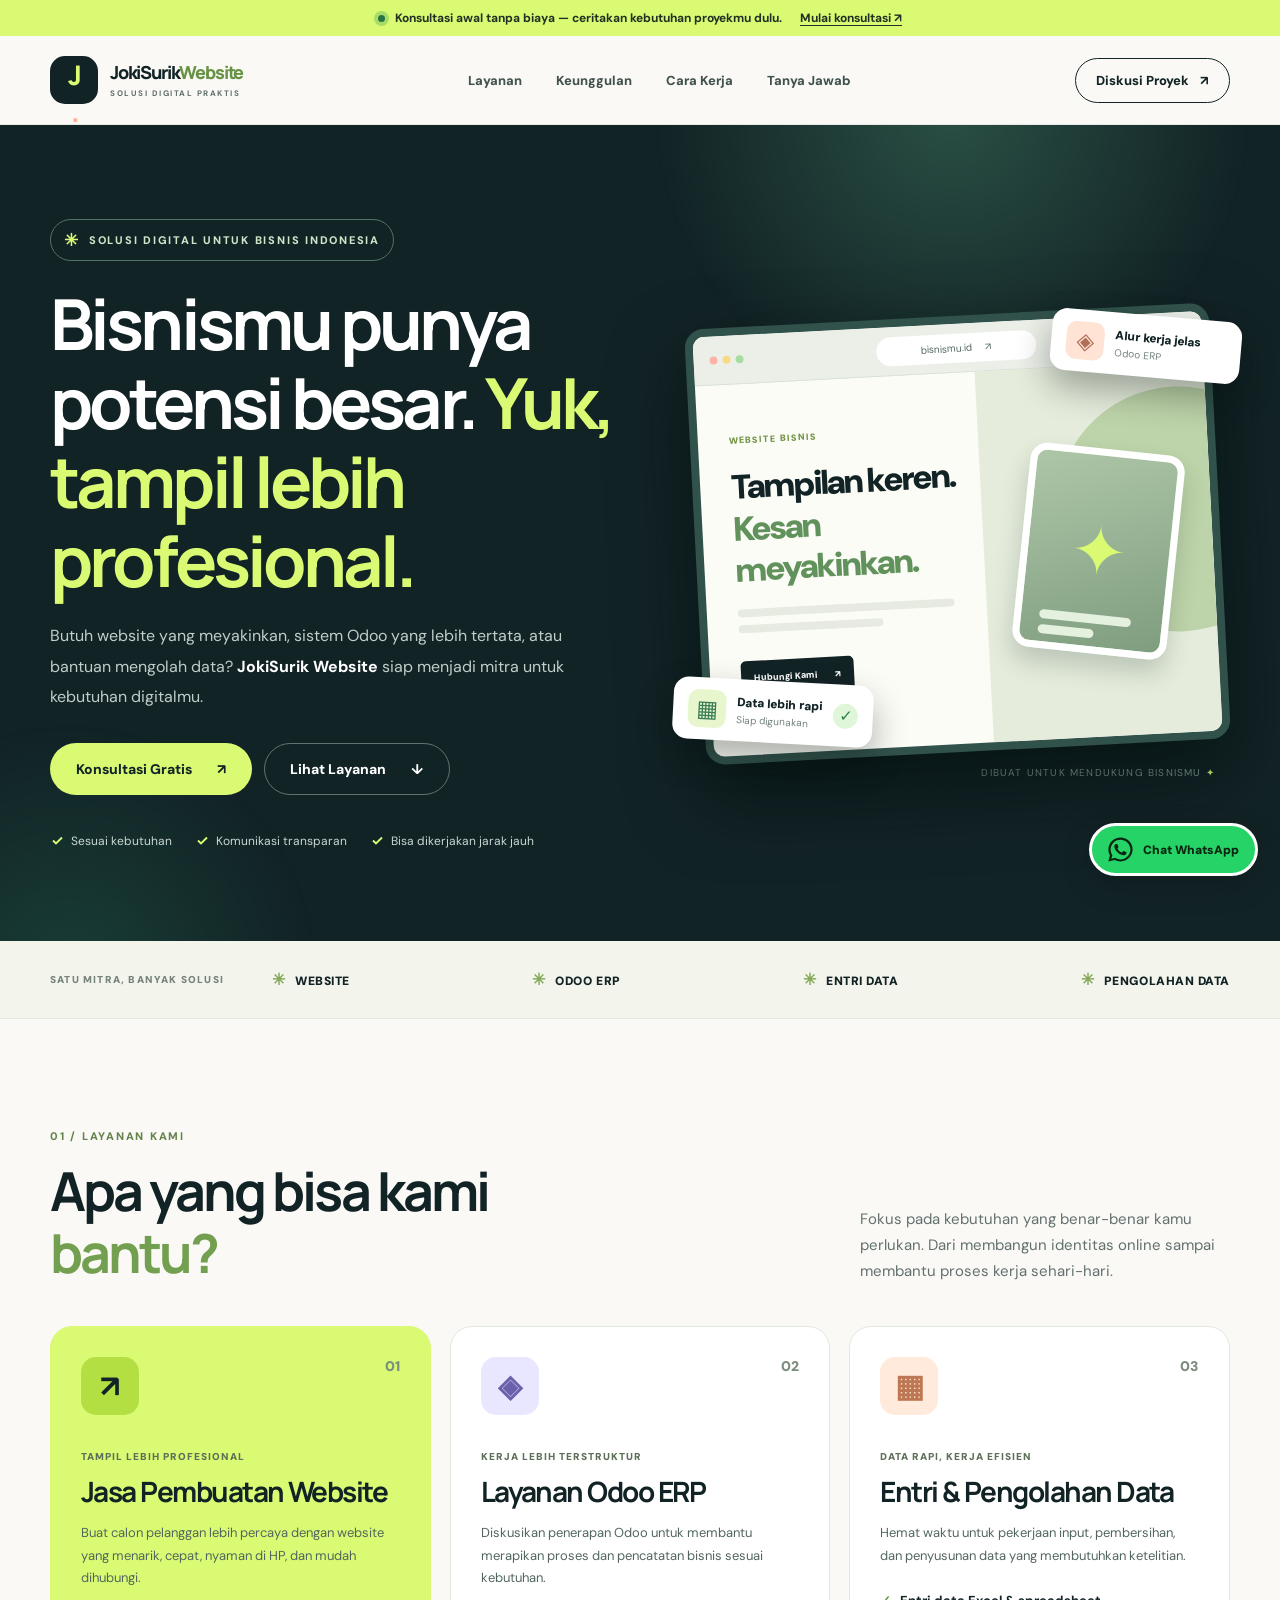
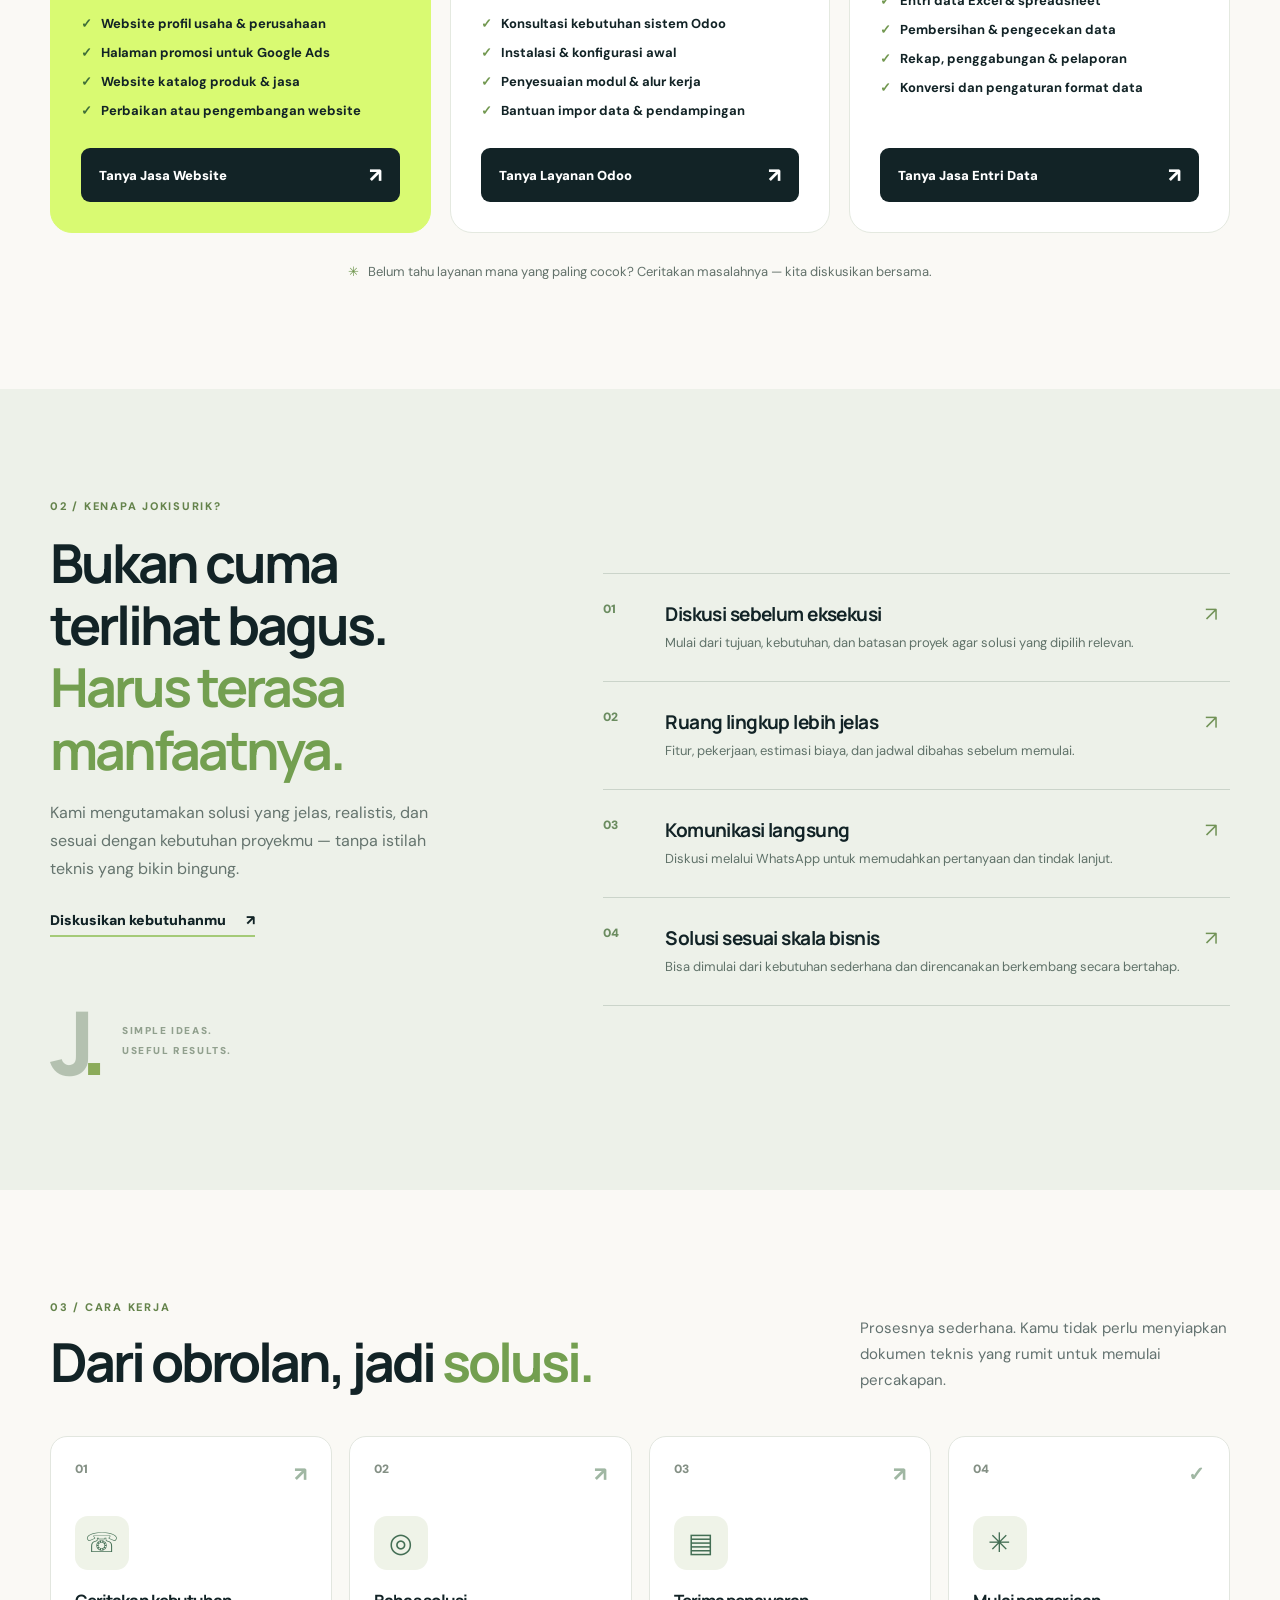
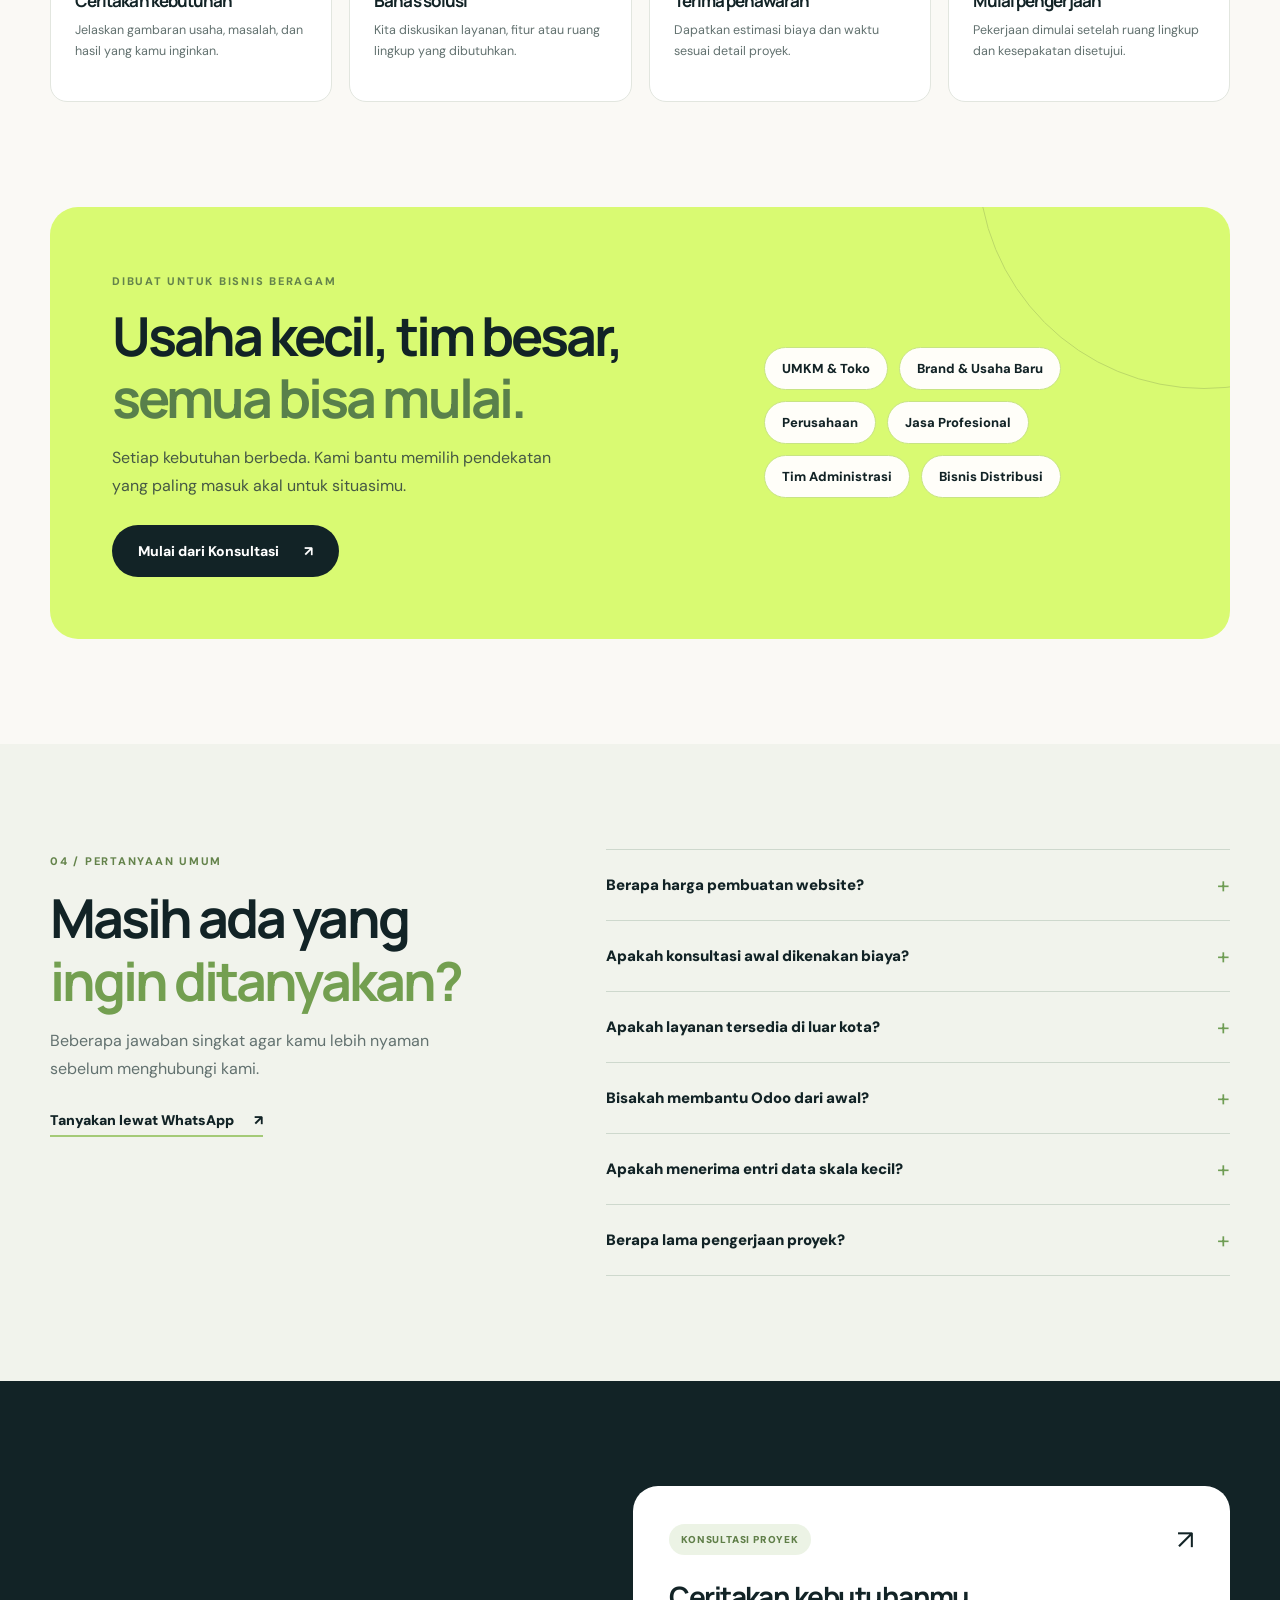
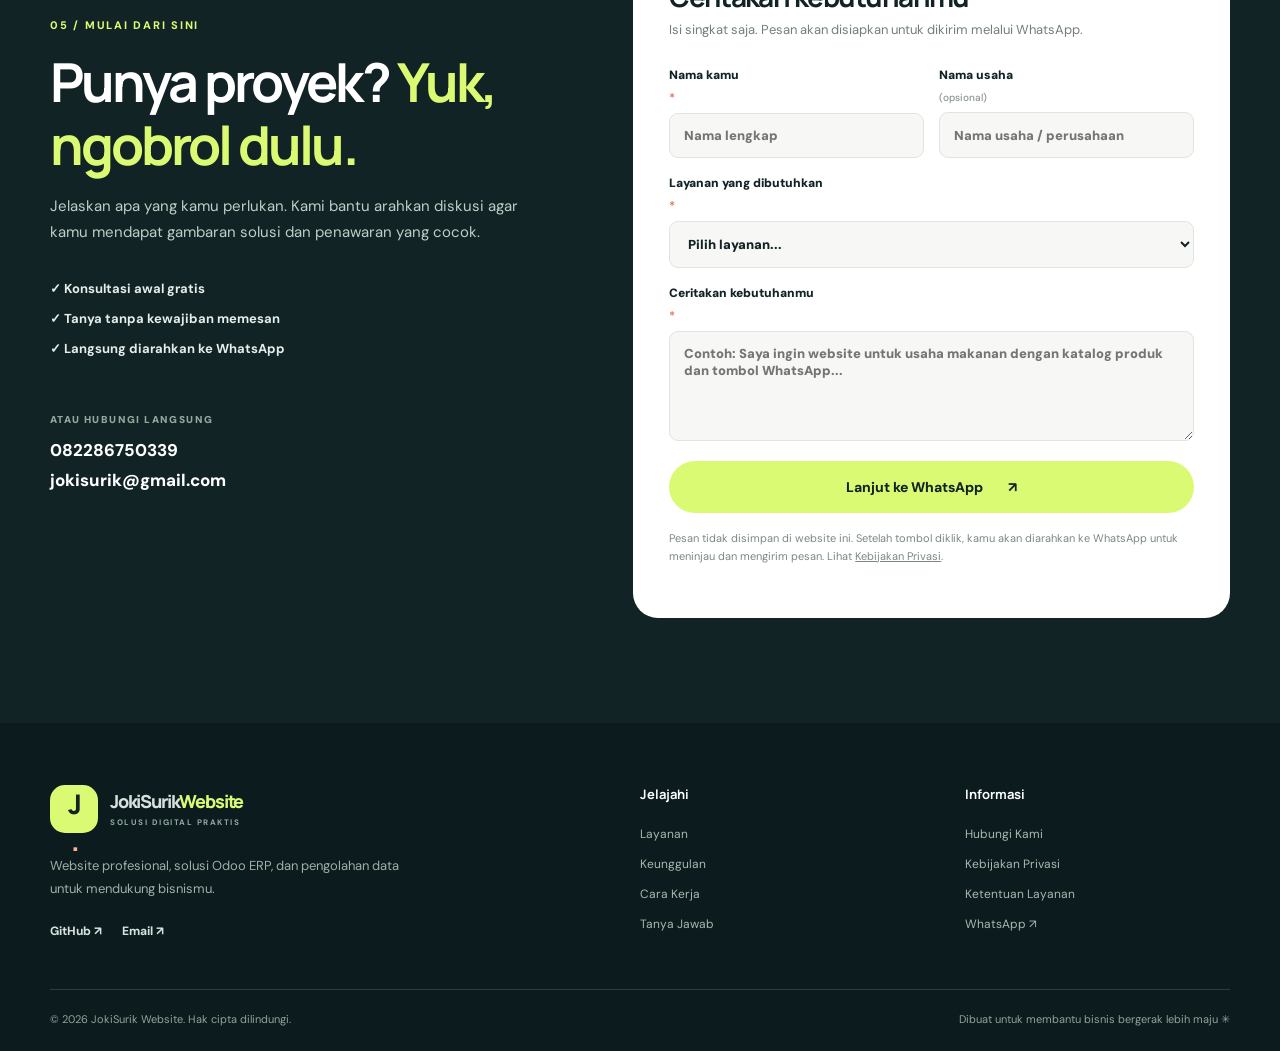
<file: index.html>
<!doctype html>
<html lang="id">
<head>
  <meta charset="utf-8">
  <meta name="viewport" content="width=device-width, initial-scale=1">
  <meta name="theme-color" content="#122326">
  <meta name="description" content="JokiSurik Website menyediakan jasa pembuatan website, konsultasi dan implementasi Odoo ERP, serta entri dan pengolahan data. Diskusikan kebutuhan bisnis Anda melalui WhatsApp.">
  <meta name="robots" content="index, follow">
  <meta property="og:type" content="website">
  <meta property="og:locale" content="id_ID">
  <meta property="og:title" content="JokiSurik Website — Jasa Website, Odoo ERP & Entri Data">
  <meta property="og:description" content="Dari website yang menarik hingga proses kerja yang lebih rapi. Konsultasi awal via WhatsApp.">
  <meta property="og:image" content="assets/og-cover.svg">
  <title>JokiSurik Website | Jasa Website, Odoo ERP & Entri Data</title>
  <link rel="icon" type="image/svg+xml" href="assets/favicon.svg">
  <link rel="stylesheet" href="styles.css">
  <script src="config.js" defer></script>
  <script src="script.js" defer></script>
</head>
<body>
  <a class="skip-link" href="#konten">Langsung ke konten</a>
  <div class="announcement"><div class="container announcement-inner"><span class="online-dot"></span><span>Konsultasi awal tanpa biaya — ceritakan kebutuhan proyekmu dulu.</span><a href="#konsultasi">Mulai konsultasi <span aria-hidden="true">↗</span></a></div></div>
  <header class="site-header" id="atas"><div class="container header-inner">
    <a class="logo" href="#atas" aria-label="JokiSurik Website, kembali ke bagian atas"><span class="logo-mark">J<span>.</span></span><span class="logo-copy">JokiSurik<span>Website</span><small>SOLUSI DIGITAL PRAKTIS</small></span></a>
    <nav class="desktop-nav" aria-label="Menu utama"><a href="#layanan">Layanan</a><a href="#keunggulan">Keunggulan</a><a href="#proses">Cara Kerja</a><a href="#faq">Tanya Jawab</a></nav>
    <a class="header-cta" href="#konsultasi">Diskusi Proyek <span aria-hidden="true">↗</span></a>
    <button type="button" class="menu-toggle" id="menu-toggle" aria-label="Buka menu navigasi" aria-controls="mobile-menu" aria-expanded="false"><span></span><span></span><span></span></button>
  </div><nav class="mobile-menu" id="mobile-menu" aria-label="Menu seluler" hidden><a href="#layanan">Layanan</a><a href="#keunggulan">Keunggulan</a><a href="#proses">Cara Kerja</a><a href="#faq">Tanya Jawab</a><a href="#konsultasi">Hubungi Kami</a></nav></header>

  <main id="konten">
    <section class="hero"><div class="hero-orb hero-orb-one"></div><div class="hero-orb hero-orb-two"></div><div class="container hero-layout">
      <div class="hero-text"><div class="eyebrow"><span class="eyebrow-spark">✳</span> SOLUSI DIGITAL UNTUK BISNIS INDONESIA</div>
        <h1>Bisnismu punya potensi besar. <em>Yuk, tampil lebih profesional.</em></h1>
        <p class="hero-lead">Butuh website yang meyakinkan, sistem Odoo yang lebih tertata, atau bantuan mengolah data? <strong>JokiSurik Website</strong> siap menjadi mitra untuk kebutuhan digitalmu.</p>
        <div class="hero-actions"><a class="btn btn-lime" href="#konsultasi">Konsultasi Gratis <span aria-hidden="true">↗</span></a><a class="btn btn-outline-light" href="#layanan">Lihat Layanan <span aria-hidden="true">↓</span></a></div>
        <div class="hero-proof"><span><svg viewBox="0 0 20 20" aria-hidden="true"><path d="m4 10 4 4 8-8"/></svg> Sesuai kebutuhan</span><span><svg viewBox="0 0 20 20" aria-hidden="true"><path d="m4 10 4 4 8-8"/></svg> Komunikasi transparan</span><span><svg viewBox="0 0 20 20" aria-hidden="true"><path d="m4 10 4 4 8-8"/></svg> Bisa dikerjakan jarak jauh</span></div>
      </div>
      <div class="hero-art" aria-label="Ilustrasi website dan pengelolaan bisnis"><div class="art-grid"></div>
        <div class="browser-window"><div class="browser-top"><div class="traffic"><i></i><i></i><i></i></div><div class="fake-url">bisnismu.id <span>↗</span></div><div class="fake-shape">☰</div></div>
          <div class="browser-body"><div class="browser-left"><span class="mini-kicker">WEBSITE BISNIS</span><div class="mock-headline">Tampilan keren.<br><em>Kesan meyakinkan.</em></div><div class="mock-subline"></div><div class="mock-subline short"></div><div class="mock-button">Hubungi Kami <span>↗</span></div><div class="mock-bottom"><div class="mock-chip"></div><div class="mock-chip second"></div></div></div><div class="browser-right"><div class="mock-circle"></div><div class="mock-image-card"><span>✦</span><i></i><i></i></div></div></div>
        </div>
        <div class="art-floating floating-one"><span class="floating-icon">▦</span><div><strong>Data lebih rapi</strong><small>Siap digunakan</small></div><span class="floating-tick">✓</span></div>
        <div class="art-floating floating-two"><span class="floating-icon peach">◈</span><div><strong>Alur kerja jelas</strong><small>Odoo ERP</small></div></div>
        <div class="art-label">DIBUAT UNTUK MENDUKUNG BISNISMU <span>✦</span></div>
      </div>
    </div></section>

    <section class="service-ribbon"><div class="container service-ribbon-inner"><span class="ribbon-title">SATU MITRA, BANYAK SOLUSI</span><div class="ribbon-items"><span><i>✳</i> WEBSITE</span><span><i>✳</i> ODOO ERP</span><span><i>✳</i> ENTRI DATA</span><span><i>✳</i> PENGOLAHAN DATA</span></div></div></section>

    <section class="section services-section" id="layanan"><div class="container"><div class="section-intro"><div><span class="section-label">01 / LAYANAN KAMI</span><h2>Apa yang bisa kami <em>bantu?</em></h2></div><p>Fokus pada kebutuhan yang benar-benar kamu perlukan. Dari membangun identitas online sampai membantu proses kerja sehari-hari.</p></div>
      <div class="service-cards">
        <article class="service-card service-featured"><div class="service-card-top"><span class="service-symbol">↗</span><span class="service-number">01</span></div><p class="card-eyebrow">TAMPIL LEBIH PROFESIONAL</p><h3>Jasa Pembuatan Website</h3><p class="card-desc">Buat calon pelanggan lebih percaya dengan website yang menarik, cepat, nyaman di HP, dan mudah dihubungi.</p><ul class="check-list"><li>Website profil usaha & perusahaan</li><li>Halaman promosi untuk Google Ads</li><li>Website katalog produk & jasa</li><li>Perbaikan atau pengembangan website</li></ul><button type="button" class="service-button" data-service="Pembuatan Website">Tanya Jasa Website <span>↗</span></button></article>
        <article class="service-card"><div class="service-card-top"><span class="service-symbol purple">◈</span><span class="service-number">02</span></div><p class="card-eyebrow">KERJA LEBIH TERSTRUKTUR</p><h3>Layanan Odoo ERP</h3><p class="card-desc">Diskusikan penerapan Odoo untuk membantu merapikan proses dan pencatatan bisnis sesuai kebutuhan.</p><ul class="check-list"><li>Konsultasi kebutuhan sistem Odoo</li><li>Instalasi & konfigurasi awal</li><li>Penyesuaian modul & alur kerja</li><li>Bantuan impor data & pendampingan</li></ul><button type="button" class="service-button" data-service="Odoo ERP">Tanya Layanan Odoo <span>↗</span></button></article>
        <article class="service-card"><div class="service-card-top"><span class="service-symbol orange">▦</span><span class="service-number">03</span></div><p class="card-eyebrow">DATA RAPI, KERJA EFISIEN</p><h3>Entri & Pengolahan Data</h3><p class="card-desc">Hemat waktu untuk pekerjaan input, pembersihan, dan penyusunan data yang membutuhkan ketelitian.</p><ul class="check-list"><li>Entri data Excel & spreadsheet</li><li>Pembersihan & pengecekan data</li><li>Rekap, penggabungan & pelaporan</li><li>Konversi dan pengaturan format data</li></ul><button type="button" class="service-button" data-service="Entri dan Pengolahan Data">Tanya Jasa Entri Data <span>↗</span></button></article>
      </div>
      <p class="service-note"><span>✳</span> Belum tahu layanan mana yang paling cocok? Ceritakan masalahnya — kita diskusikan bersama.</p>
    </div></section>

    <section class="section benefit-section" id="keunggulan"><div class="container benefit-layout"><div class="benefit-copy"><span class="section-label">02 / KENAPA JOKISURIK?</span><h2>Bukan cuma terlihat bagus. <em>Harus terasa manfaatnya.</em></h2><p>Kami mengutamakan solusi yang jelas, realistis, dan sesuai dengan kebutuhan proyekmu — tanpa istilah teknis yang bikin bingung.</p><a class="text-link" href="#konsultasi">Diskusikan kebutuhanmu <span>↗</span></a>
        <div class="benefit-decoration"><div class="benefit-big">J<span>.</span></div><div class="benefit-decor-text">SIMPLE IDEAS.<br>USEFUL RESULTS.</div></div>
      </div><div class="benefit-list"><article><span class="benefit-index">01</span><div><h3>Diskusi sebelum eksekusi</h3><p>Mulai dari tujuan, kebutuhan, dan batasan proyek agar solusi yang dipilih relevan.</p></div><span class="benefit-arrow">↗</span></article><article><span class="benefit-index">02</span><div><h3>Ruang lingkup lebih jelas</h3><p>Fitur, pekerjaan, estimasi biaya, dan jadwal dibahas sebelum memulai.</p></div><span class="benefit-arrow">↗</span></article><article><span class="benefit-index">03</span><div><h3>Komunikasi langsung</h3><p>Diskusi melalui WhatsApp untuk memudahkan pertanyaan dan tindak lanjut.</p></div><span class="benefit-arrow">↗</span></article><article><span class="benefit-index">04</span><div><h3>Solusi sesuai skala bisnis</h3><p>Bisa dimulai dari kebutuhan sederhana dan direncanakan berkembang secara bertahap.</p></div><span class="benefit-arrow">↗</span></article></div></div></section>

    <section class="section process-section" id="proses"><div class="container"><div class="section-intro"><div><span class="section-label">03 / CARA KERJA</span><h2>Dari obrolan, jadi <em>solusi.</em></h2></div><p>Prosesnya sederhana. Kamu tidak perlu menyiapkan dokumen teknis yang rumit untuk memulai percakapan.</p></div><div class="process-grid"><article><div class="step-number">01<span>↗</span></div><div class="step-icon">☏</div><h3>Ceritakan kebutuhan</h3><p>Jelaskan gambaran usaha, masalah, dan hasil yang kamu inginkan.</p></article><article><div class="step-number">02<span>↗</span></div><div class="step-icon">◎</div><h3>Bahas solusi</h3><p>Kita diskusikan layanan, fitur atau ruang lingkup yang dibutuhkan.</p></article><article><div class="step-number">03<span>↗</span></div><div class="step-icon">▤</div><h3>Terima penawaran</h3><p>Dapatkan estimasi biaya dan waktu sesuai detail proyek.</p></article><article><div class="step-number">04<span>✓</span></div><div class="step-icon">✳</div><h3>Mulai pengerjaan</h3><p>Pekerjaan dimulai setelah ruang lingkup dan kesepakatan disetujui.</p></article></div></div></section>

    <section class="section audience-section"><div class="container audience-panel"><div><span class="section-label">DIBUAT UNTUK BISNIS BERAGAM</span><h2>Usaha kecil, tim besar, <em>semua bisa mulai.</em></h2><p>Setiap kebutuhan berbeda. Kami bantu memilih pendekatan yang paling masuk akal untuk situasimu.</p><a href="#konsultasi" class="btn btn-dark">Mulai dari Konsultasi <span>↗</span></a></div><div class="audience-tags"><span>UMKM & Toko</span><span>Brand & Usaha Baru</span><span>Perusahaan</span><span>Jasa Profesional</span><span>Tim Administrasi</span><span>Bisnis Distribusi</span></div></div></section>

    <section class="section faq-section" id="faq"><div class="container faq-layout"><div><span class="section-label">04 / PERTANYAAN UMUM</span><h2>Masih ada yang <em>ingin ditanyakan?</em></h2><p>Beberapa jawaban singkat agar kamu lebih nyaman sebelum menghubungi kami.</p><a class="text-link" href="#konsultasi">Tanyakan lewat WhatsApp <span>↗</span></a></div><div class="faq-list">
      <details><summary>Berapa harga pembuatan website?<span>+</span></summary><p>Harga bergantung pada jenis website, jumlah halaman, desain, dan fitur yang dibutuhkan. Ceritakan kebutuhanmu untuk mendapatkan penawaran yang sesuai.</p></details>
      <details><summary>Apakah konsultasi awal dikenakan biaya?<span>+</span></summary><p>Tidak. Konsultasi awal untuk membahas kebutuhan dan cakupan pekerjaan tidak dipungut biaya.</p></details>
      <details><summary>Apakah layanan tersedia di luar kota?<span>+</span></summary><p>Ya, komunikasi dan pekerjaan yang memungkinkan dapat dilakukan secara online. Untuk kebutuhan yang memerlukan akses atau pendampingan khusus, detailnya dibahas terlebih dahulu.</p></details>
      <details><summary>Bisakah membantu Odoo dari awal?<span>+</span></summary><p>Kamu bisa mengonsultasikan kebutuhan pemasangan, konfigurasi, atau penyesuaian Odoo. Kelayakan pengerjaan dan ruang lingkupnya akan dikonfirmasi setelah diskusi.</p></details>
      <details><summary>Apakah menerima entri data skala kecil?<span>+</span></summary><p>Silakan kirim jenis pekerjaan, perkiraan volume data, dan tenggat waktu. Kami akan memeriksa kesesuaian pekerjaan sebelum memberikan penawaran.</p></details>
      <details><summary>Berapa lama pengerjaan proyek?<span>+</span></summary><p>Waktu pengerjaan disesuaikan dengan tingkat kesulitan, jumlah revisi, dan ruang lingkup yang telah disepakati.</p></details>
    </div></div></section>

    <section class="section contact-section" id="konsultasi"><div class="container contact-layout"><div class="contact-copy"><span class="section-label light">05 / MULAI DARI SINI</span><h2>Punya proyek? <em>Yuk, ngobrol dulu.</em></h2><p>Jelaskan apa yang kamu perlukan. Kami bantu arahkan diskusi agar kamu mendapat gambaran solusi dan penawaran yang cocok.</p><div class="contact-points"><span>✓ Konsultasi awal gratis</span><span>✓ Tanya tanpa kewajiban memesan</span><span>✓ Langsung diarahkan ke WhatsApp</span></div><div class="direct-contact"><span>ATAU HUBUNGI LANGSUNG</span><a id="contact-wa-text" href="https://wa.me/6282286750339" target="_blank" rel="noopener noreferrer">0822-8675-0339</a><a id="contact-email" href="mailto:jokisurik@gmail.com">jokisurik@gmail.com</a></div></div>
      <div class="lead-panel"><div class="lead-head"><span class="lead-badge">KONSULTASI PROYEK</span><span class="lead-symbol">↗</span></div><h3>Ceritakan kebutuhanmu</h3><p>Isi singkat saja. Pesan akan disiapkan untuk dikirim melalui WhatsApp.</p><form id="lead-form"><div class="field-row"><label for="client-name">Nama kamu <b>*</b><input id="client-name" name="nama" type="text" placeholder="Nama lengkap" autocomplete="name" maxlength="80" required></label><label for="client-business">Nama usaha <small>(opsional)</small><input id="client-business" name="usaha" type="text" placeholder="Nama usaha / perusahaan" maxlength="100"></label></div><label for="client-service">Layanan yang dibutuhkan <b>*</b><select id="client-service" name="layanan" required><option value="">Pilih layanan...</option><option value="Pembuatan Website">Pembuatan Website</option><option value="Odoo ERP">Odoo ERP</option><option value="Entri dan Pengolahan Data">Entri & Pengolahan Data</option><option value="Konsultasi Umum">Belum yakin / Konsultasi umum</option></select></label><label for="client-description">Ceritakan kebutuhanmu <b>*</b><textarea id="client-description" name="pesan" rows="4" maxlength="2500" placeholder="Contoh: Saya ingin website untuk usaha makanan dengan katalog produk dan tombol WhatsApp..." required></textarea></label><button type="submit" class="btn btn-lime form-submit">Lanjut ke WhatsApp <span>↗</span></button><p class="privacy-copy">Pesan tidak disimpan di website ini. Setelah tombol diklik, kamu akan diarahkan ke WhatsApp untuk meninjau dan mengirim pesan. Lihat <a href="privasi.html">Kebijakan Privasi</a>.</p><p id="form-status" class="form-status" role="status" aria-live="polite"></p></form></div>
    </div></section>
  </main>

  <footer class="footer"><div class="container"><div class="footer-upper"><div><a class="logo footer-logo" href="#atas"><span class="logo-mark">J<span>.</span></span><span class="logo-copy">JokiSurik<span>Website</span><small>SOLUSI DIGITAL PRAKTIS</small></span></a><p>Website profesional, solusi Odoo ERP, dan pengolahan data untuk mendukung bisnismu.</p><div class="footer-social"><a id="github-link" href="https://github.com/sarimarlina" target="_blank" rel="noopener noreferrer" aria-label="Lihat GitHub JokiSurik Website">GitHub ↗</a><a id="footer-email" href="mailto:jokisurik@gmail.com">Email ↗</a></div></div><div class="footer-menu"><h3>Jelajahi</h3><a href="#layanan">Layanan</a><a href="#keunggulan">Keunggulan</a><a href="#proses">Cara Kerja</a><a href="#faq">Tanya Jawab</a></div><div class="footer-menu"><h3>Informasi</h3><a href="#konsultasi">Hubungi Kami</a><a href="privasi.html">Kebijakan Privasi</a><a href="ketentuan.html">Ketentuan Layanan</a><a id="footer-whatsapp" href="https://wa.me/6282286750339" target="_blank" rel="noopener noreferrer">WhatsApp ↗</a></div></div><div class="footer-lower"><span>© <span id="current-year">2026</span> <span data-business-name>JokiSurik Website</span>. Hak cipta dilindungi.</span><span>Dibuat untuk membantu bisnis bergerak lebih maju ✳</span></div></div></footer>
  <a class="floating-wa" id="floating-wa" href="https://wa.me/6282286750339" target="_blank" rel="noopener noreferrer" aria-label="Chat JokiSurik Website via WhatsApp"><svg viewBox="0 0 32 32" fill="currentColor" aria-hidden="true"><path d="M16 .5C7.45.5.5 7.45.5 16c0 2.74.72 5.32 1.98 7.55L.4 31.5l8.13-2.13a15.4 15.4 0 0 0 7.47 1.91c8.55 0 15.5-6.95 15.5-15.5S24.55.5 16 .5zm0 28.17a12.6 12.6 0 0 1-6.44-1.76l-.46-.27-4.82 1.26 1.29-4.7-.3-.48A12.62 12.62 0 1 1 16 28.67zm6.93-9.45c-.38-.19-2.25-1.11-2.6-1.24-.35-.13-.61-.19-.86.19-.26.38-.99 1.24-1.22 1.49-.22.26-.45.29-.84.1-.38-.19-1.63-.6-3.11-1.92-1.15-1.03-1.93-2.3-2.15-2.69-.23-.38-.02-.59.17-.78.18-.17.39-.45.58-.67.19-.22.25-.39.38-.64.12-.26.06-.48-.03-.67-.1-.19-.86-2.07-1.18-2.84-.31-.74-.62-.64-.86-.65h-.73c-.26 0-.67.1-1.02.48-.35.38-1.35 1.32-1.35 3.2s1.38 3.7 1.57 3.96c.19.25 2.7 4.12 6.55 5.78.91.39 1.62.62 2.17.79.91.29 1.74.25 2.4.15.73-.11 2.25-.92 2.57-1.81.32-.89.32-1.66.23-1.81-.1-.16-.35-.26-.73-.45z"/></svg><span>Chat WhatsApp</span></a>
</body></html>
</file>
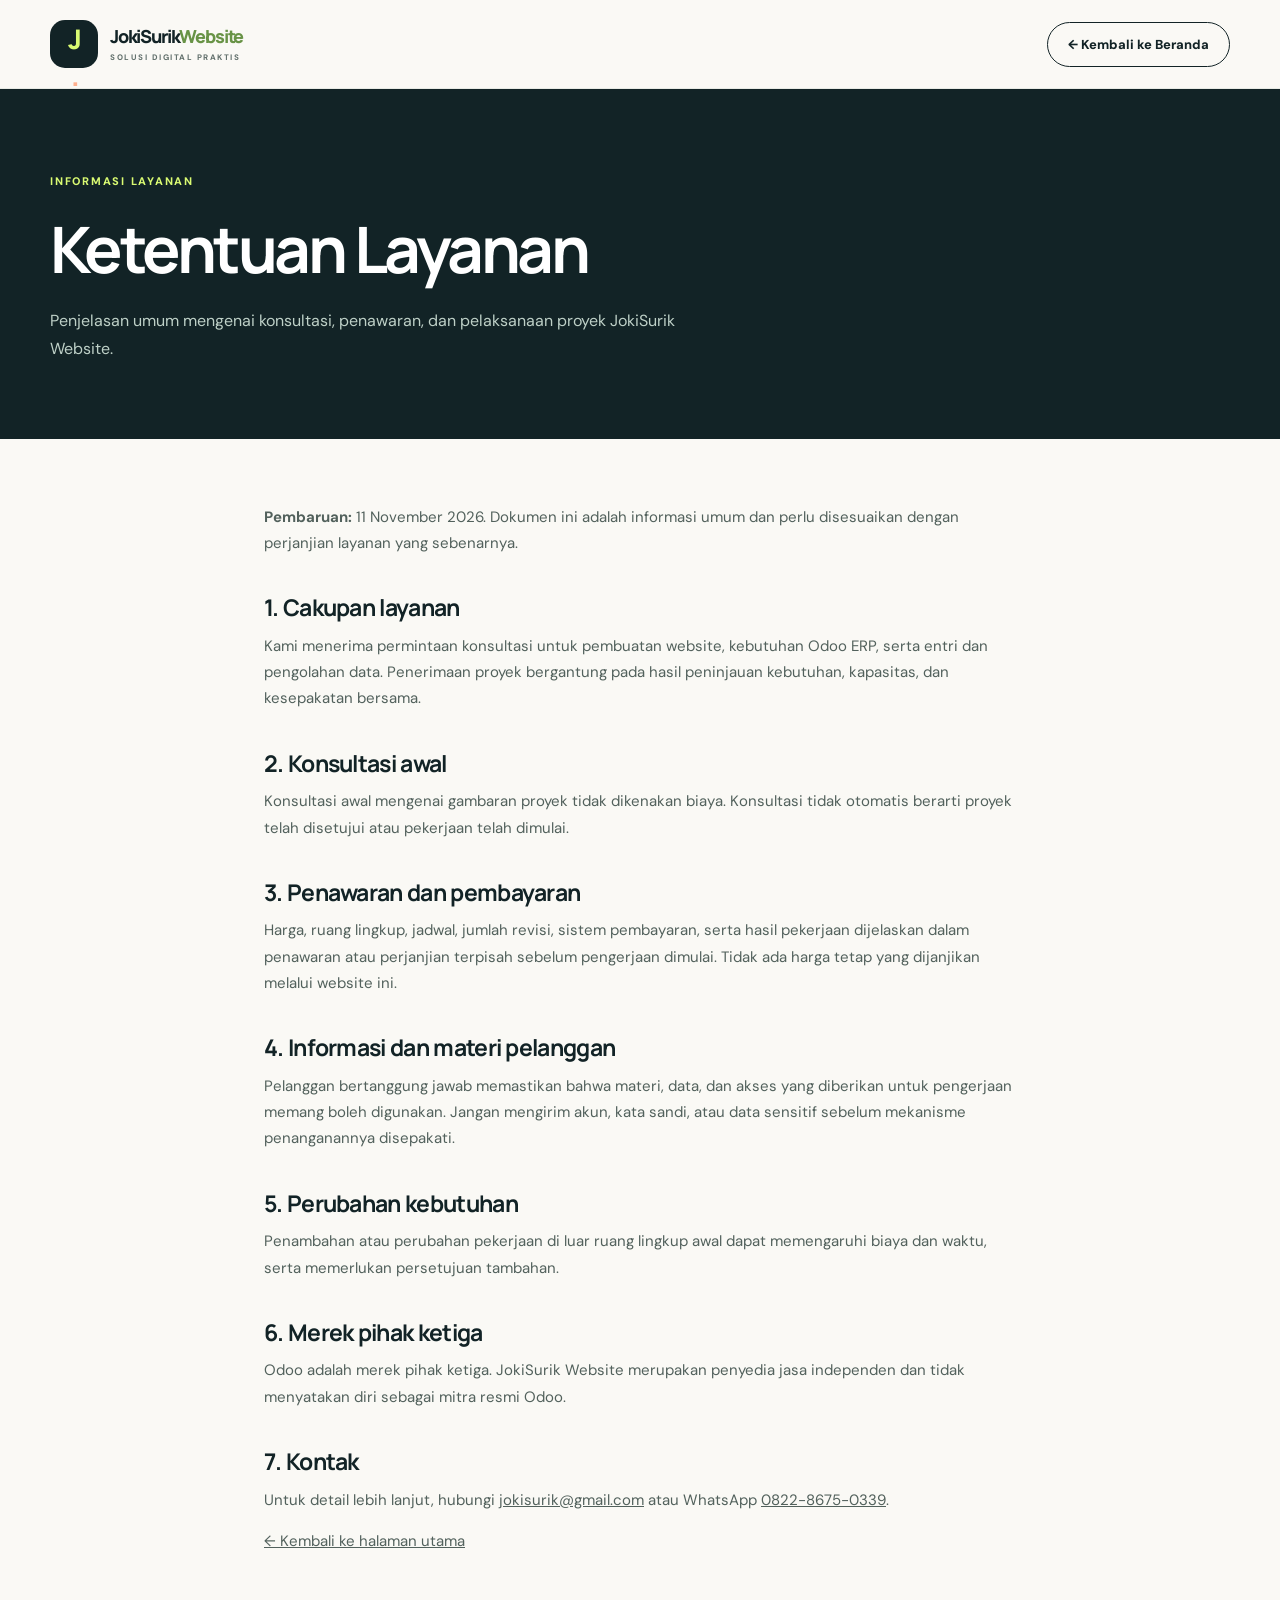
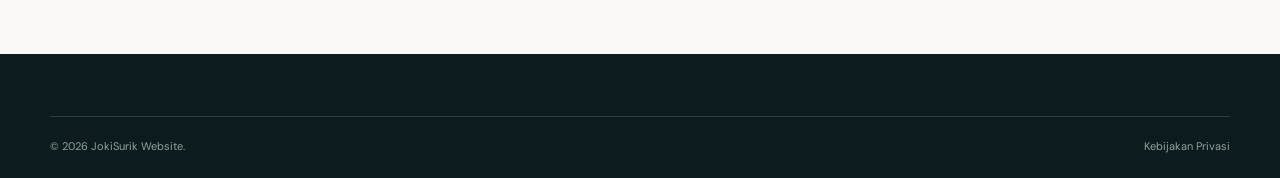
<file: ketentuan.html>
<!doctype html><html lang="id"><head><meta charset="utf-8"><meta name="viewport" content="width=device-width, initial-scale=1"><meta name="robots" content="index,follow"><title>Ketentuan Layanan | JokiSurik Website</title><meta name="description" content="Ketentuan konsultasi dan penawaran layanan JokiSurik Website."><link rel="icon" href="assets/favicon.svg" type="image/svg+xml"><link rel="stylesheet" href="styles.css"><script src="config.js" defer></script><script src="script.js" defer></script></head><body><header class="site-header"><div class="container header-inner"><a class="logo" href="index.html"><span class="logo-mark">J<span>.</span></span><span class="logo-copy">JokiSurik<span>Website</span><small>SOLUSI DIGITAL PRAKTIS</small></span></a><a class="header-cta" href="index.html">← Kembali ke Beranda</a></div></header><main class="legal-main"><div class="legal-hero"><div class="container"><span class="section-label light">INFORMASI LAYANAN</span><h1>Ketentuan Layanan</h1><p>Penjelasan umum mengenai konsultasi, penawaran, dan pelaksanaan proyek JokiSurik Website.</p></div></div><article class="legal-body"><p><strong>Pembaruan:</strong> 11 November 2026. Dokumen ini adalah informasi umum dan perlu disesuaikan dengan perjanjian layanan yang sebenarnya.</p><h2>1. Cakupan layanan</h2><p>Kami menerima permintaan konsultasi untuk pembuatan website, kebutuhan Odoo ERP, serta entri dan pengolahan data. Penerimaan proyek bergantung pada hasil peninjauan kebutuhan, kapasitas, dan kesepakatan bersama.</p><h2>2. Konsultasi awal</h2><p>Konsultasi awal mengenai gambaran proyek tidak dikenakan biaya. Konsultasi tidak otomatis berarti proyek telah disetujui atau pekerjaan telah dimulai.</p><h2>3. Penawaran dan pembayaran</h2><p>Harga, ruang lingkup, jadwal, jumlah revisi, sistem pembayaran, serta hasil pekerjaan dijelaskan dalam penawaran atau perjanjian terpisah sebelum pengerjaan dimulai. Tidak ada harga tetap yang dijanjikan melalui website ini.</p><h2>4. Informasi dan materi pelanggan</h2><p>Pelanggan bertanggung jawab memastikan bahwa materi, data, dan akses yang diberikan untuk pengerjaan memang boleh digunakan. Jangan mengirim akun, kata sandi, atau data sensitif sebelum mekanisme penanganannya disepakati.</p><h2>5. Perubahan kebutuhan</h2><p>Penambahan atau perubahan pekerjaan di luar ruang lingkup awal dapat memengaruhi biaya dan waktu, serta memerlukan persetujuan tambahan.</p><h2>6. Merek pihak ketiga</h2><p>Odoo adalah merek pihak ketiga. JokiSurik Website merupakan penyedia jasa independen dan tidak menyatakan diri sebagai mitra resmi Odoo.</p><h2>7. Kontak</h2><p>Untuk detail lebih lanjut, hubungi <a href="mailto:jokisurik@gmail.com">jokisurik@gmail.com</a> atau WhatsApp <a href="https://wa.me/6282286750339">0822-8675-0339</a>.</p><p><a href="index.html">← Kembali ke halaman utama</a></p></article></main><footer class="footer"><div class="container footer-lower"><span>© <span id="current-year">2026</span> JokiSurik Website.</span><a href="privasi.html">Kebijakan Privasi</a></div></footer></body></html>
</file>
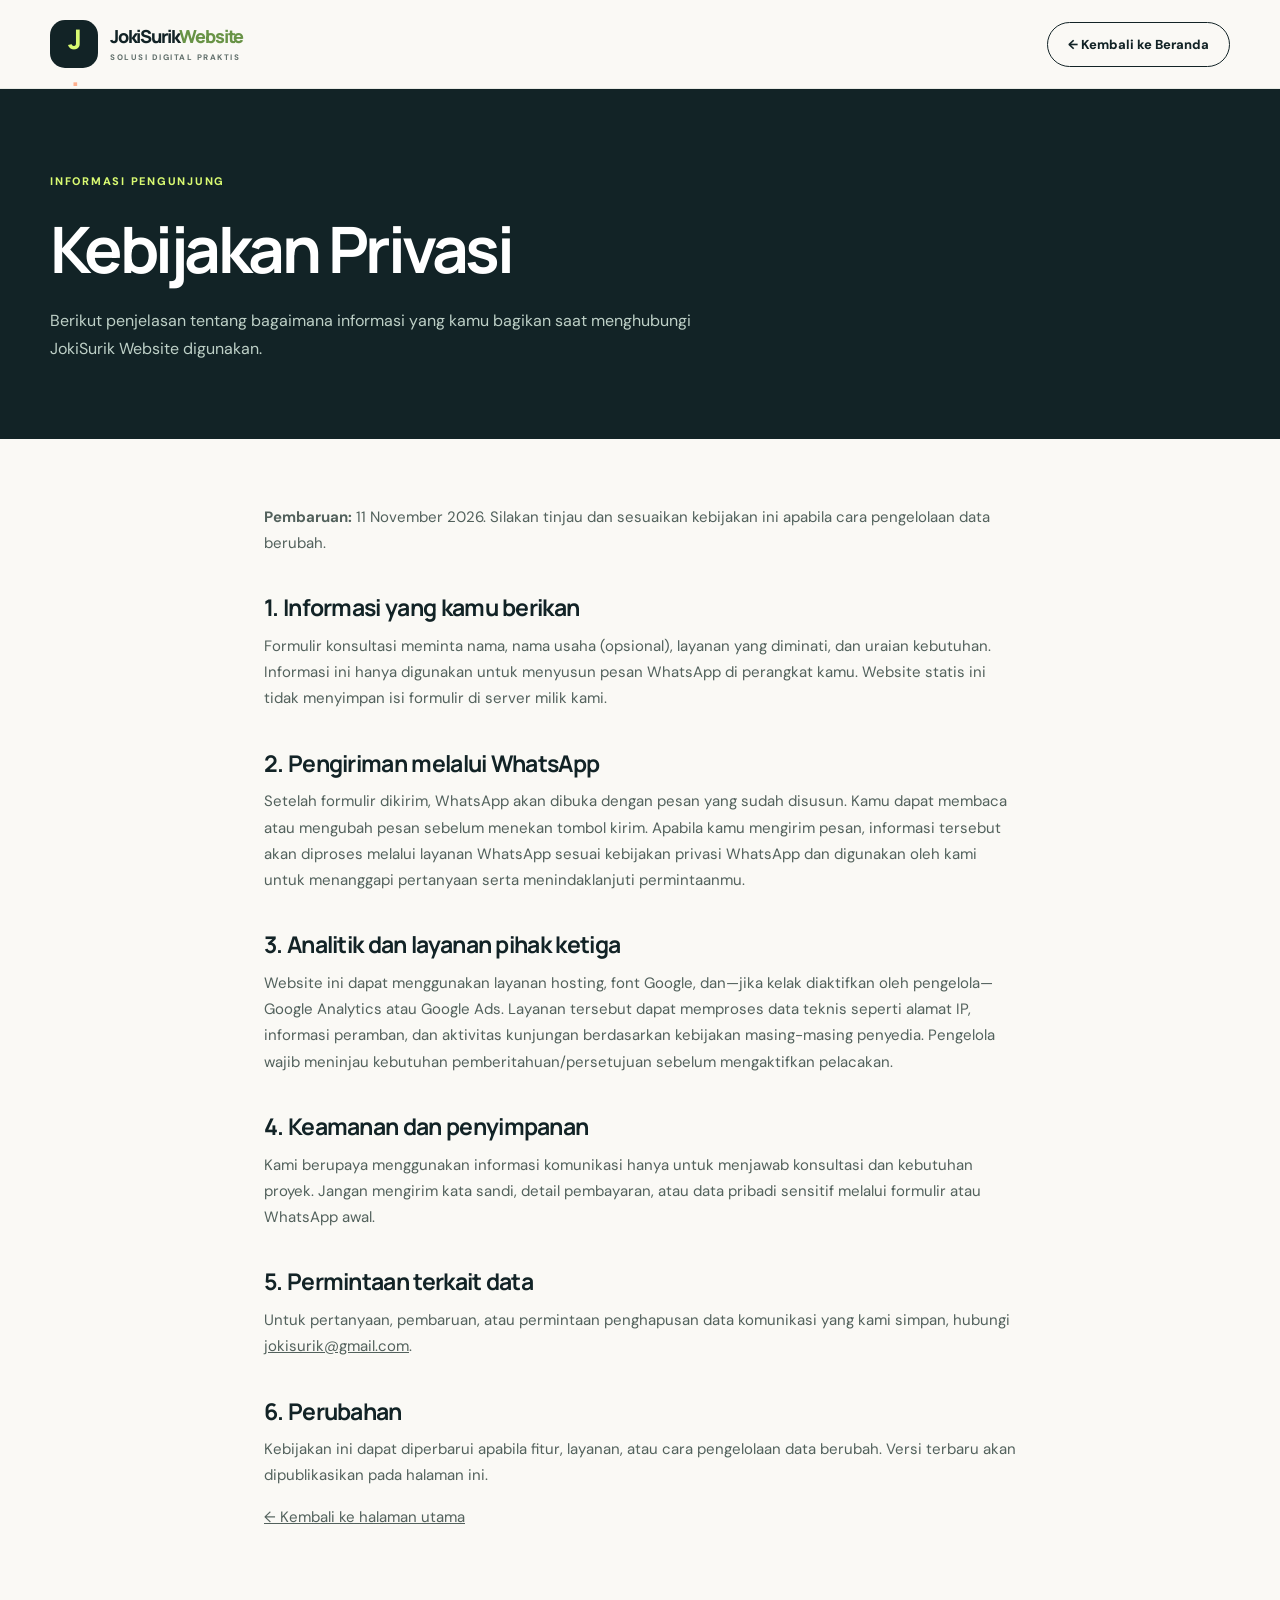
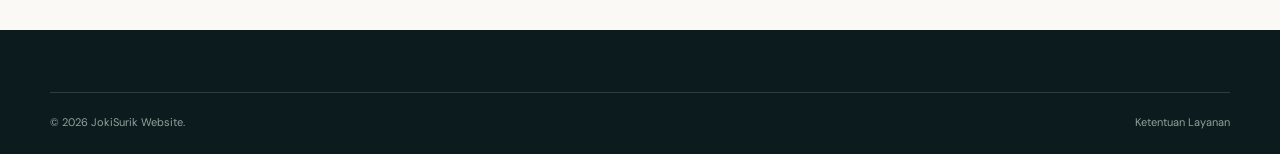
<file: privasi.html>
<!doctype html><html lang="id"><head><meta charset="utf-8"><meta name="viewport" content="width=device-width, initial-scale=1"><meta name="robots" content="index,follow"><title>Kebijakan Privasi | JokiSurik Website</title><meta name="description" content="Kebijakan privasi pengunjung website JokiSurik Website."><link rel="icon" href="assets/favicon.svg" type="image/svg+xml"><link rel="stylesheet" href="styles.css"><script src="config.js" defer></script><script src="script.js" defer></script></head><body><header class="site-header"><div class="container header-inner"><a class="logo" href="index.html"><span class="logo-mark">J<span>.</span></span><span class="logo-copy">JokiSurik<span>Website</span><small>SOLUSI DIGITAL PRAKTIS</small></span></a><a class="header-cta" href="index.html">← Kembali ke Beranda</a></div></header><main class="legal-main"><div class="legal-hero"><div class="container"><span class="section-label light">INFORMASI PENGUNJUNG</span><h1>Kebijakan Privasi</h1><p>Berikut penjelasan tentang bagaimana informasi yang kamu bagikan saat menghubungi JokiSurik Website digunakan.</p></div></div><article class="legal-body"><p><strong>Pembaruan:</strong> 11 November 2026. Silakan tinjau dan sesuaikan kebijakan ini apabila cara pengelolaan data berubah.</p><h2>1. Informasi yang kamu berikan</h2><p>Formulir konsultasi meminta nama, nama usaha (opsional), layanan yang diminati, dan uraian kebutuhan. Informasi ini hanya digunakan untuk menyusun pesan WhatsApp di perangkat kamu. Website statis ini tidak menyimpan isi formulir di server milik kami.</p><h2>2. Pengiriman melalui WhatsApp</h2><p>Setelah formulir dikirim, WhatsApp akan dibuka dengan pesan yang sudah disusun. Kamu dapat membaca atau mengubah pesan sebelum menekan tombol kirim. Apabila kamu mengirim pesan, informasi tersebut akan diproses melalui layanan WhatsApp sesuai kebijakan privasi WhatsApp dan digunakan oleh kami untuk menanggapi pertanyaan serta menindaklanjuti permintaanmu.</p><h2>3. Analitik dan layanan pihak ketiga</h2><p>Website ini dapat menggunakan layanan hosting, font Google, dan—jika kelak diaktifkan oleh pengelola—Google Analytics atau Google Ads. Layanan tersebut dapat memproses data teknis seperti alamat IP, informasi peramban, dan aktivitas kunjungan berdasarkan kebijakan masing-masing penyedia. Pengelola wajib meninjau kebutuhan pemberitahuan/persetujuan sebelum mengaktifkan pelacakan.</p><h2>4. Keamanan dan penyimpanan</h2><p>Kami berupaya menggunakan informasi komunikasi hanya untuk menjawab konsultasi dan kebutuhan proyek. Jangan mengirim kata sandi, detail pembayaran, atau data pribadi sensitif melalui formulir atau WhatsApp awal.</p><h2>5. Permintaan terkait data</h2><p>Untuk pertanyaan, pembaruan, atau permintaan penghapusan data komunikasi yang kami simpan, hubungi <a href="mailto:jokisurik@gmail.com">jokisurik@gmail.com</a>.</p><h2>6. Perubahan</h2><p>Kebijakan ini dapat diperbarui apabila fitur, layanan, atau cara pengelolaan data berubah. Versi terbaru akan dipublikasikan pada halaman ini.</p><p><a href="index.html">← Kembali ke halaman utama</a></p></article></main><footer class="footer"><div class="container footer-lower"><span>© <span id="current-year">2026</span> JokiSurik Website.</span><a href="ketentuan.html">Ketentuan Layanan</a></div></footer></body></html>
</file>
<file: styles.css>
@import url('https://fonts.googleapis.com/css2?family=DM+Sans:wght@400;500;600;700;800&family=Manrope:wght@400;500;600;700;800&display=swap');
:root{--ink:#122326;--forest:#1a3635;--cream:#faf9f5;--white:#fff;--lime:#d9fa72;--lime-dark:#b7df42;--muted:#62716f;--line:#e2e6df;--peach:#ffb08e;--purple:#b9b1f7;--r:22px;--container:1180px}*{box-sizing:border-box}html{scroll-behavior:smooth;scroll-padding-top:105px}body{margin:0;background:var(--cream);color:var(--ink);font-family:'DM Sans',sans-serif;-webkit-font-smoothing:antialiased}a{color:inherit;text-decoration:none}button,input,select,textarea{font:inherit}button{cursor:pointer}img,svg{max-width:100%}.container{width:min(var(--container),calc(100% - 48px));margin:auto}.skip-link{position:absolute;top:-60px;left:12px;background:var(--lime);color:var(--ink);z-index:99;padding:12px}.skip-link:focus{top:12px}h1,h2,h3,p{margin-top:0}h1,h2,h3{font-family:Manrope,sans-serif;letter-spacing:-.055em}h2{font-size:clamp(2.2rem,4.2vw,4rem);line-height:1.16}h2 em,h1 em{font-style:normal;color:#739f50}p{line-height:1.75}.announcement{background:var(--lime);color:#213022;font-size:12px;font-weight:700}.announcement-inner{min-height:36px;display:flex;gap:10px;align-items:center;justify-content:center}.announcement a{margin-left:8px;text-decoration:underline;text-underline-offset:3px}.online-dot{height:7px;width:7px;background:#287540;border-radius:50%;box-shadow:0 0 0 4px #a8dd68}.site-header{position:sticky;top:0;z-index:30;background:rgba(250,249,245,.94);backdrop-filter:blur(18px);border-bottom:1px solid #e7eae4}.header-inner{min-height:88px;display:flex;align-items:center;justify-content:space-between;gap:22px}.logo{display:inline-flex;align-items:center;gap:12px;flex-shrink:0}.logo-mark{height:48px;width:48px;display:grid;place-items:center;border-radius:15px;background:var(--ink);color:var(--lime);font-family:Manrope;font-weight:900;font-size:27px;letter-spacing:-.1em}.logo-mark span{color:var(--peach)}.logo-copy{display:block;font-size:18px;font-family:Manrope;font-weight:900;letter-spacing:-.065em;line-height:1.15}.logo-copy>span{color:#689346}.logo-copy small{display:block;letter-spacing:.19em;font:800 8px 'DM Sans',sans-serif;margin-top:5px;color:#63716d}.desktop-nav{display:flex;gap:34px;color:#40514e;font-size:13px;font-weight:800}.desktop-nav a:hover,.footer a:hover{color:#78a443}.header-cta{padding:13px 20px;border:1px solid var(--ink);border-radius:99px;font-size:13px;font-weight:800;transition:.2s}.header-cta:hover{background:var(--ink);color:white}.header-cta span{margin-left:8px}.menu-toggle{display:none;border:0;background:none;padding:12px}.menu-toggle span{display:block;background:var(--ink);width:24px;height:2px;margin:5px 0;border-radius:3px}.mobile-menu{padding:16px 24px 25px;background:var(--cream);border-top:1px solid var(--line)}.mobile-menu:not([hidden]){display:grid}.mobile-menu a{padding:13px 8px;font-weight:800;border-bottom:1px solid var(--line)}.hero{position:relative;isolation:isolate;overflow:hidden;background:var(--ink);color:white;padding:94px 0 92px}.hero-orb{position:absolute;z-index:-1;border-radius:50%;filter:blur(6px)}.hero-orb-one{height:580px;width:580px;background:radial-gradient(circle,#2a4f44 0%,transparent 72%);top:-300px;right:3%}.hero-orb-two{height:500px;width:500px;background:radial-gradient(circle,#193d36 0%,transparent 68%);bottom:-280px;left:-180px}.hero-layout{display:grid;grid-template-columns:1.02fr .98fr;align-items:center;gap:65px}.eyebrow,.section-label{font-size:11px;font-weight:800;letter-spacing:.16em}.eyebrow{display:inline-flex;align-items:center;gap:9px;padding:9px 13px;border:1px solid #537269;border-radius:99px;color:#cde7c8}.eyebrow-spark{font-size:17px;color:var(--lime)}h1{font-size:clamp(3.1rem,5.5vw,5.45rem);line-height:1.12;margin:23px 0 22px}h1 em{color:var(--lime)}.hero-lead{font-size:16px;max-width:560px;color:#c0ceca;line-height:1.9}.hero-lead strong{color:white}.hero-actions{display:flex;gap:12px;flex-wrap:wrap;margin:30px 0 38px}.btn{display:inline-flex;align-items:center;justify-content:center;gap:25px;border-radius:999px;padding:16px 25px;font-size:14px;font-weight:800;border:1px solid transparent;transition:transform .18s,background .18s,color .18s;min-height:52px}.btn:hover{transform:translateY(-2px)}.btn-lime{background:var(--lime);color:var(--ink)}.btn-lime:hover{background:#edffb1}.btn-outline-light{background:transparent;color:white;border-color:#5e746e}.btn-outline-light:hover{background:#ffffff10}.hero-proof{display:flex;flex-wrap:wrap;gap:14px 23px;color:#cad8d2;font-size:12px}.hero-proof span{display:inline-flex;align-items:center;gap:6px}.hero-proof svg{width:15px;height:15px;fill:none;stroke:var(--lime);stroke-width:2.5}.hero-art{min-height:490px;position:relative;display:grid;place-items:center}.art-grid{position:absolute;inset:20px 2px;background-image:linear-gradient(#ffffff09 1px,transparent 1px),linear-gradient(90deg,#ffffff09 1px,transparent 1px);background-size:36px 36px;mask-image:radial-gradient(ellipse,black,transparent 72%)}.browser-window{position:relative;z-index:1;width:96%;border-radius:19px;overflow:hidden;background:#fcfcf7;border:8px solid #31524b;box-shadow:0 34px 75px #020b0a99;transform:rotate(-3deg)}.browser-top{height:49px;background:#ebefe8;display:flex;align-items:center;justify-content:space-between;padding:0 16px;border-bottom:1px solid #dae2d8}.traffic{display:flex;gap:5px}.traffic i{height:8px;width:8px;background:#ffb3a6;border-radius:50%}.traffic i:nth-child(2){background:#f8da85}.traffic i:nth-child(3){background:#a7dca3}.fake-url{font-size:10px;color:#566b60;background:white;padding:8px 45px;border-radius:50px}.fake-url span{margin-left:10px}.fake-shape{font-size:19px;color:#62736b}.browser-body{display:grid;grid-template-columns:1.1fr .9fr;min-height:340px;color:var(--ink)}.browser-left{padding:43px 18px 28px 31px}.mini-kicker{font-size:9px;font-weight:900;letter-spacing:.12em;color:#719242}.mock-headline{font-weight:900;font-size:clamp(21px,2.65vw,34px);line-height:1.23;letter-spacing:-.06em;margin:18px 0}.mock-headline em{font-style:normal;color:#61925c}.mock-subline{height:8px;width:94%;background:#e7eae0;border-radius:20px;margin-bottom:8px}.mock-subline.short{width:63%}.mock-button{display:inline-flex;gap:17px;padding:11px 13px;background:var(--ink);color:white;font-size:9px;font-weight:900;border-radius:5px;margin-top:20px}.mock-bottom{display:flex;gap:8px;margin-top:22px}.mock-chip{height:10px;width:70px;background:#d9e7c8;border-radius:40px}.mock-chip.second{width:46px;background:#f9d8c8}.browser-right{display:grid;place-items:center;position:relative;overflow:hidden;background:#e5ecdc}.mock-circle{height:245px;width:245px;background:#bdd3a9;border-radius:50%;position:absolute;right:-90px;top:25px}.mock-image-card{width:155px;height:205px;background:linear-gradient(160deg,#aec6a8,#7f9d7f);border:7px solid #fff;border-radius:17px;transform:rotate(9deg);box-shadow:0 14px 24px #1b332d33;position:relative;padding:20px;display:flex;align-items:center;justify-content:center}.mock-image-card span{font-size:68px;color:var(--lime)}.mock-image-card i{position:absolute;bottom:23px;left:18px;width:65%;height:9px;background:#e4f1df;border-radius:8px}.mock-image-card i:last-child{bottom:8px;width:40%}.art-floating{display:flex;align-items:center;gap:11px;position:absolute;z-index:2;padding:12px 15px;border-radius:15px;background:white;color:var(--ink);box-shadow:0 16px 35px #050f0d55;min-width:190px}.floating-one{left:-2%;bottom:36px;transform:rotate(3deg)}.floating-two{right:-2%;top:26px;transform:rotate(5deg)}.floating-icon{width:38px;height:38px;border-radius:10px;display:grid;place-items:center;background:#e8f6cd;color:#3a7c55;font-size:23px}.floating-icon.peach{background:#ffe3d5;color:#b16f58}.art-floating strong,.art-floating small{display:block}.art-floating strong{font-size:12px;font-weight:900}.art-floating small{font-size:10px;color:#71817b;margin-top:3px}.floating-tick{margin-left:auto;background:#e0f6d9;color:#30834c;border-radius:50%;padding:2px 6px}.art-label{position:absolute;bottom:0;right:15px;font-size:10px;letter-spacing:.12em;color:#8aa39b}.art-label span{color:var(--lime)}.service-ribbon{border-bottom:1px solid var(--line);background:#f3f4ec}.service-ribbon-inner{display:flex;align-items:center;gap:48px;justify-content:space-between;padding:28px 0}.ribbon-title{font-size:10px;font-weight:900;letter-spacing:.12em;color:#758378;white-space:nowrap}.ribbon-items{display:flex;justify-content:space-between;gap:25px;flex:1;font-size:12px;font-weight:900;letter-spacing:.045em}.ribbon-items i{font-size:16px;font-style:normal;color:#83a959;margin-right:6px}.section{padding:105px 0}.section-label{color:#64834b}.section-intro{display:flex;align-items:end;justify-content:space-between;gap:50px;margin-bottom:42px}.section-intro h2{margin:15px 0 0;max-width:600px}.section-intro>p{max-width:370px;color:var(--muted);margin:0;font-size:15px}.service-cards{display:grid;grid-template-columns:repeat(3,1fr);gap:19px}.service-card{position:relative;display:flex;flex-direction:column;overflow:hidden;padding:30px;border:1px solid #e4e9e0;border-radius:var(--r);background:white;min-height:485px;transition:transform .2s,box-shadow .2s}.service-card:hover{transform:translateY(-6px);box-shadow:0 20px 50px #213c2414}.service-featured{background:var(--lime);border-color:var(--lime)}.service-card-top{display:flex;justify-content:space-between;align-items:start;margin-bottom:33px}.service-symbol{height:58px;width:58px;border-radius:15px;background:#d8eabc;display:grid;place-items:center;font-size:31px;font-weight:700}.service-featured .service-symbol{background:#b4df43}.service-symbol.purple{background:#e9e6ff;color:#6a61ac}.service-symbol.orange{background:#ffeadb;color:#be7753}.service-number{font-weight:900;font-size:14px;color:#7b8d7d}.card-eyebrow{font-size:10px;letter-spacing:.1em;color:#5d7058;font-weight:900;margin-bottom:8px}.service-card h3{font-size:28px;line-height:1.25;margin:0 0 13px}.card-desc{font-size:13px;color:#53665e;margin:0 0 25px}.check-list{list-style:none;padding:0;margin:0 0 29px;display:grid;gap:12px}.check-list li{font-size:13px;font-weight:700;display:flex;align-items:start;gap:9px}.check-list li:before{content:'✓';font-weight:900;color:#71974f}.service-featured .check-list li:before{color:#3e6e38}.service-button{margin-top:auto;width:100%;padding:14px 18px;border-radius:9px;background:var(--ink);color:white;border:none;font-size:13px;font-weight:900;text-align:left;display:flex;justify-content:space-between;align-items:center;transition:background .18s}.service-button:hover{background:#35534c}.service-button span{font-size:20px}.service-note{text-align:center;font-size:13px;color:#62716a;margin:28px 0 0}.service-note span{color:#6c944a;margin-right:6px}.benefit-section{background:#edf1e9}.benefit-layout{display:grid;grid-template-columns:.85fr 1.15fr;gap:90px;align-items:center}.benefit-copy>h2{margin:17px 0 18px}.benefit-copy>p{max-width:410px;color:#65746e}.text-link{display:inline-flex;gap:20px;align-items:center;font-size:14px;font-weight:900;border-bottom:2px solid #a4ca77;padding-bottom:6px;margin-top:12px}.text-link:hover{color:#5d8f45}.benefit-decoration{display:flex;align-items:center;gap:24px;margin-top:60px}.benefit-big{font:900 88px Manrope;letter-spacing:-.12em;color:#b4c1b0;line-height:1}.benefit-big span{color:#8bab5a}.benefit-decor-text{font-size:10px;font-weight:900;letter-spacing:.16em;color:#91a08e;line-height:2}.benefit-list{border-top:1px solid #cbd4ca}.benefit-list article{display:grid;grid-template-columns:45px 1fr 25px;align-items:start;gap:17px;padding:27px 0;border-bottom:1px solid #cbd4ca}.benefit-index{font-size:12px;font-weight:900;color:#6b8c60}.benefit-list h3{font-size:19px;margin:0 0 5px;letter-spacing:-.03em}.benefit-list p{font-size:13px;line-height:1.7;color:#607269;margin:0}.benefit-arrow{font-size:20px;color:#719256}.process-grid{display:grid;grid-template-columns:repeat(4,1fr);gap:17px}.process-grid article{padding:24px;background:white;border:1px solid var(--line);border-radius:17px;min-height:266px}.step-number{display:flex;justify-content:space-between;font-size:12px;font-weight:900;color:#849085}.step-number span{font-size:20px;color:#a0b7a3}.step-icon{height:54px;width:54px;background:#eff3e8;border-radius:13px;display:grid;place-items:center;margin:29px 0 19px;font-size:27px;color:#436e54}.process-grid h3{font-size:17px;margin-bottom:8px}.process-grid p{font-size:12.5px;color:var(--muted);margin:0}.audience-section{padding-top:0}.audience-panel{border-radius:28px;background:var(--lime);padding:62px;display:grid;grid-template-columns:1.2fr .8fr;align-items:center;gap:45px;position:relative;overflow:hidden}.audience-panel:before{content:'';position:absolute;width:450px;height:450px;border:1px solid #bcd968;border-radius:50%;right:-200px;top:-270px}.audience-panel h2{margin:15px 0}.audience-panel h2 em{color:#59804b}.audience-panel p{color:#465944;max-width:460px}.btn-dark{background:var(--ink);color:white;margin-top:9px}.audience-tags{display:flex;gap:11px;flex-wrap:wrap;position:relative}.audience-tags span{background:#fffef9;padding:12px 17px;border-radius:90px;font-size:13px;font-weight:800;border:1px solid #c8e484}.faq-section{background:#f1f3ec}.faq-layout{display:grid;grid-template-columns:.85fr 1.15fr;gap:95px}.faq-layout h2{margin:17px 0 15px}.faq-layout>div:first-child>p{color:var(--muted);max-width:390px}.faq-list{border-top:1px solid #ced8cd}.faq-list details{border-bottom:1px solid #ced8cd;padding:20px 0}.faq-list summary{list-style:none;cursor:pointer;font-weight:900;font-size:15px;display:flex;justify-content:space-between;align-items:center;gap:10px}.faq-list summary::-webkit-details-marker{display:none}.faq-list summary span{font-size:23px;color:#6f9d54;font-weight:400;transition:.2s}.faq-list details[open] summary span{transform:rotate(45deg)}.faq-list details p{color:#61736d;font-size:13px;margin:12px 30px 0 0}.contact-section{background:var(--ink);color:white}.contact-layout{display:grid;grid-template-columns:.9fr 1.1fr;gap:95px;align-items:center}.section-label.light{color:var(--lime)}.contact-copy h2{margin:17px 0}.contact-copy h2 em{color:var(--lime)}.contact-copy>p{color:#bdcfc6;font-size:15px}.contact-points{display:grid;gap:13px;color:#e5eee8;font-size:13px;font-weight:700;margin-top:35px}.direct-contact{display:grid;gap:8px;margin-top:56px}.direct-contact>span{font-size:10px;font-weight:900;letter-spacing:.14em;color:#91a99e;margin-bottom:5px}.direct-contact>a{font-size:17px;font-weight:800;width:max-content;max-width:100%;overflow-wrap:anywhere}.direct-contact>a:hover{color:var(--lime)}.lead-panel{background:white;border-radius:25px;color:var(--ink);padding:36px}.lead-head{display:flex;justify-content:space-between;align-items:center}.lead-badge{border-radius:99px;background:#ecf3e5;color:#607f49;font-size:10px;font-weight:900;letter-spacing:.08em;padding:9px 12px}.lead-symbol{font-size:27px}.lead-panel h3{font-size:28px;margin:20px 0 4px}.lead-panel>p{color:#728078;font-size:13px;margin-bottom:25px}.lead-panel form{display:grid;gap:17px}.field-row{display:grid;grid-template-columns:1fr 1fr;gap:15px}.lead-panel label{font-size:12px;font-weight:900;display:grid;gap:7px;min-width:0}.lead-panel label b{color:#e27762}.lead-panel label small{font-weight:500;color:#8b958d}.lead-panel input,.lead-panel select,.lead-panel textarea{background:#f7f8f5;border:1px solid #e1e5dd;border-radius:9px;padding:13px 14px;width:100%;color:var(--ink);outline:none;font-size:13px}.lead-panel textarea{resize:vertical;min-height:110px}.lead-panel input:focus,.lead-panel select:focus,.lead-panel textarea:focus{border-color:#78ae68;box-shadow:0 0 0 3px #dff2cd}.form-submit{border:0;width:100%;margin-top:3px}.privacy-copy{font-size:11px;color:#7b8880;line-height:1.6;margin:0}.privacy-copy a{text-decoration:underline}.form-status{font-size:12px;color:#427647;margin:0;min-height:0}.footer{background:#0c1c1e;color:#d6e1dc;padding:62px 0 25px}.footer-upper{display:grid;grid-template-columns:2fr 1fr 1fr;gap:60px;padding-bottom:50px}.footer .logo-mark{background:var(--lime);color:var(--ink)}.footer .logo-copy>span{color:var(--lime)}.footer .logo-copy small{color:#8fa8a0}.footer-upper>div:first-child p{font-size:13px;max-width:360px;color:#9eafa8;margin:22px 0}.footer-social{display:flex;gap:20px;font-weight:800;font-size:12px}.footer-menu{display:flex;flex-direction:column;gap:14px}.footer-menu h3{font-size:13px;letter-spacing:0;margin-bottom:9px;color:white}.footer-menu a{color:#a9b8b0;font-size:12px}.footer-lower{border-top:1px solid #294040;padding-top:22px;display:flex;justify-content:space-between;gap:15px;color:#91a39b;font-size:11px}.floating-wa{position:fixed;z-index:40;right:22px;bottom:24px;display:flex;align-items:center;gap:10px;background:#25d366;color:#09240f;border:3px solid white;border-radius:100px;padding:11px 16px;box-shadow:0 10px 30px #0003;font-size:12px;font-weight:900;transition:transform .2s}.floating-wa:hover{transform:translateY(-3px)}.floating-wa svg{height:25px;width:25px}.legal-main{min-height:65vh}.legal-hero{background:var(--ink);color:white;padding:80px 0 60px}.legal-hero h1{font-size:clamp(2.6rem,5vw,4rem)}.legal-hero p{color:#bed0c7;max-width:670px}.legal-body{max-width:800px;margin:65px auto 100px;padding:0 24px}.legal-body h2{font-size:23px;letter-spacing:-.03em;margin:38px 0 12px}.legal-body p,.legal-body li{font-size:15px;color:#52615c}.legal-body a{text-decoration:underline}.legal-body ul{padding-left:22px}
@media(max-width:1060px){.desktop-nav{gap:18px}.hero-layout{gap:28px}.hero-art{min-height:420px}.service-card{padding:23px}.service-card h3{font-size:24px}.benefit-layout,.faq-layout,.contact-layout{gap:50px}.ribbon-items{gap:12px}.ribbon-title{display:none}}
@media(max-width:800px){.desktop-nav,.header-cta{display:none}.menu-toggle{display:block}.header-inner{min-height:72px}.hero{padding:65px 0}.hero-layout,.benefit-layout,.faq-layout,.contact-layout,.audience-panel{grid-template-columns:1fr}.hero-layout{gap:45px}.hero-art{max-width:550px;width:100%;margin:auto}.hero-text{text-align:center}.hero-lead{margin:auto}.hero-actions,.hero-proof{justify-content:center}.eyebrow{font-size:10px}.service-ribbon-inner{overflow:hidden}.ribbon-items{overflow:auto;white-space:nowrap}.service-cards{grid-template-columns:1fr 1fr}.service-card:last-child{grid-column:span 2;min-height:auto}.process-grid{grid-template-columns:1fr 1fr}.benefit-decoration{display:none}.section-intro{align-items:start;flex-direction:column;gap:10px}.section-intro>p{max-width:630px}.audience-panel{padding:40px}.contact-layout{gap:40px}.footer-upper{grid-template-columns:1.5fr 1fr 1fr;gap:30px}}
@media(max-width:570px){.container{width:min(100% - 34px,var(--container))}.announcement{font-size:10px}.announcement-inner{flex-wrap:wrap;gap:5px;min-height:38px;padding:6px 0}.announcement a{margin-left:0}.logo-mark{height:42px;width:42px;border-radius:13px}.logo-copy{font-size:16px}.hero{padding:58px 0 52px}h1{font-size:clamp(2.65rem,10vw,3.7rem)}h2{font-size:clamp(2rem,9vw,3rem)}.hero-lead{font-size:14px}.hero-actions{gap:9px}.hero-actions .btn{font-size:12px;padding:13px 17px;min-height:47px}.hero-proof{font-size:11px;gap:10px}.hero-art{min-height:335px}.browser-window{border-width:5px;width:94%}.browser-top{height:37px;padding:0 9px}.fake-url{padding:5px 22px;font-size:8px}.browser-body{min-height:240px}.browser-left{padding:28px 10px 12px 14px}.mini-kicker{font-size:7px}.mock-headline{font-size:20px}.mock-circle{height:130px;width:130px}.mock-image-card{height:135px;width:99px;border-width:4px}.mock-image-card span{font-size:42px}.mock-button{font-size:8px;padding:9px}.mock-bottom{margin-top:12px}.art-floating{min-width:140px;padding:9px;gap:7px}.floating-icon{height:27px;width:27px;font-size:18px}.art-floating strong{font-size:9px}.art-floating small{font-size:8px}.floating-one{left:0;bottom:18px}.floating-two{top:10px;right:-4px}.art-label{font-size:7px;bottom:0}.service-ribbon-inner{padding:18px 0}.ribbon-items{font-size:10px}.section{padding:73px 0}.section-intro{margin-bottom:29px}.service-cards,.process-grid{grid-template-columns:1fr}.service-card:last-child{grid-column:auto}.service-card{min-height:auto}.service-card-top{margin-bottom:20px}.service-card h3{font-size:25px}.service-note{font-size:12px}.benefit-list article{grid-template-columns:25px 1fr 18px;gap:10px}.benefit-list h3{font-size:17px}.process-grid article{min-height:auto}.step-icon{margin:15px 0}.audience-panel{padding:32px 24px;border-radius:20px}.audience-tags span{font-size:11px;padding:10px 13px}.lead-panel{padding:23px 18px}.field-row{grid-template-columns:1fr}.footer-upper{grid-template-columns:1fr 1fr;gap:32px}.footer-upper>div:first-child{grid-column:span 2}.footer-lower{flex-direction:column}.floating-wa{padding:10px;right:15px;bottom:16px}.floating-wa span{display:none}.floating-wa svg{height:28px;width:28px}}@media(prefers-reduced-motion:reduce){html{scroll-behavior:auto}*,*:before,*:after{animation-duration:.01ms!important;transition-duration:.01ms!important}}
</file>
